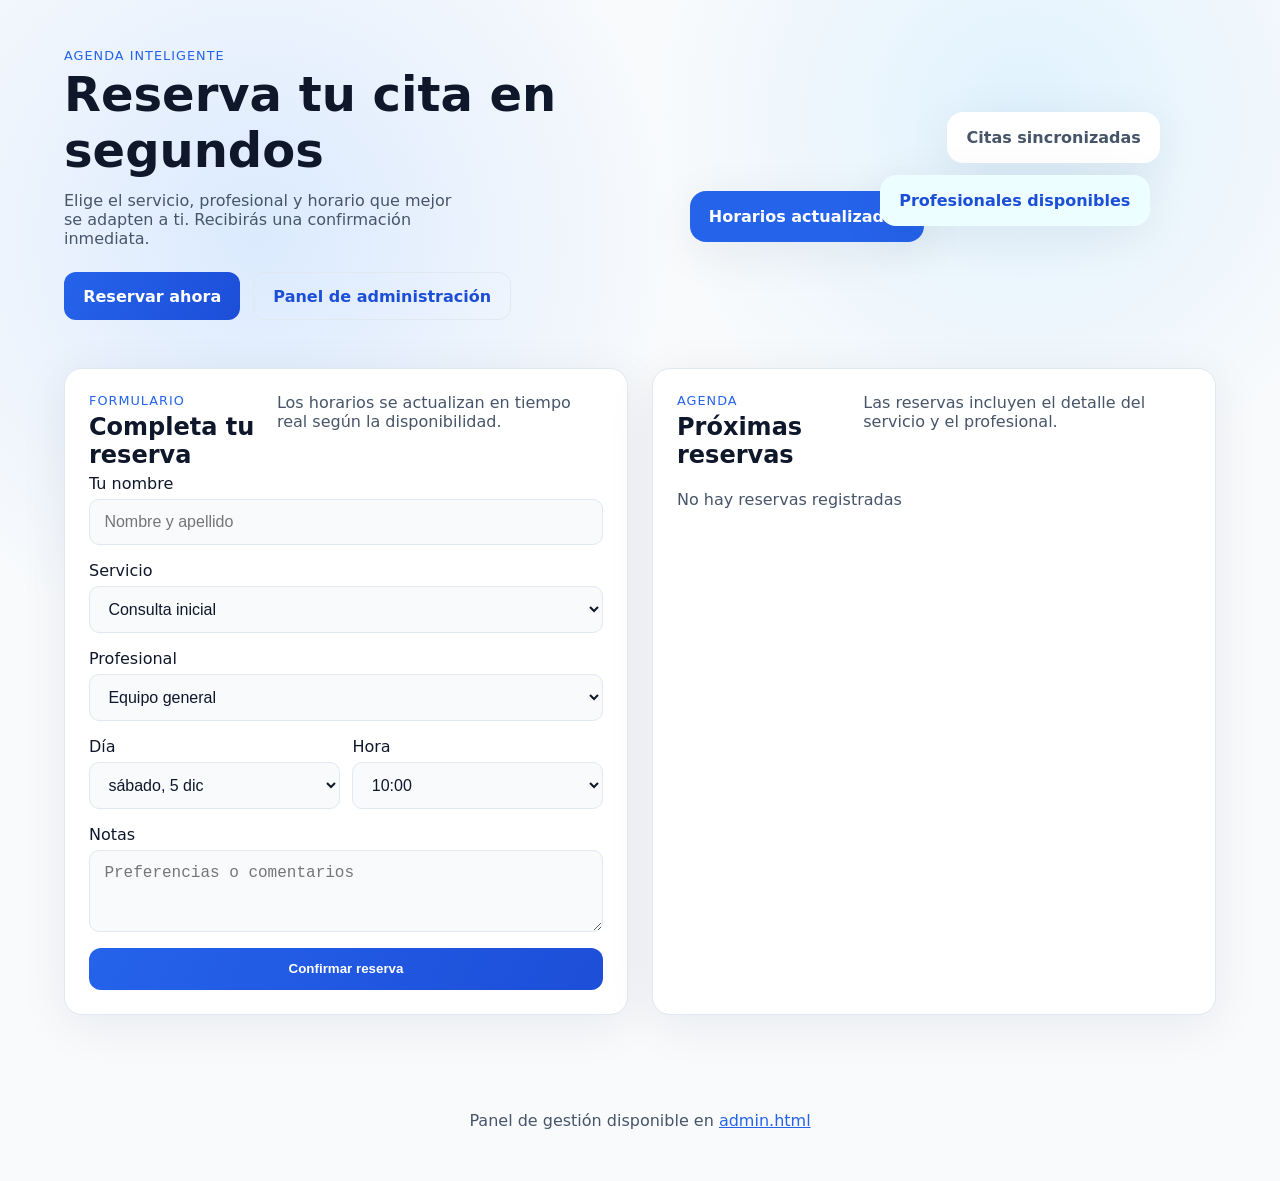
<file: index.html>
<!DOCTYPE html>
<html lang="es">
<head>
  <meta charset="UTF-8" />
  <meta name="viewport" content="width=device-width, initial-scale=1.0" />
  <title>Reserva de citas</title>
  <link rel="stylesheet" href="assets/style.css" />
</head>
<body data-page="booking">
  <header class="hero">
    <div class="hero__content">
      <p class="eyebrow">Agenda inteligente</p>
      <h1>Reserva tu cita en segundos</h1>
      <p class="lead">
        Elige el servicio, profesional y horario que mejor se adapten a ti. Recibirás una
        confirmación inmediata.
      </p>
      <div class="hero__actions">
        <a class="btn" href="#reserva">Reservar ahora</a>
        <a class="btn btn--ghost" href="admin.html">Panel de administración</a>
      </div>
    </div>
    <div class="hero__illustration" aria-hidden="true">
      <div class="card">Citas sincronizadas</div>
      <div class="badge">Horarios actualizados</div>
      <div class="bubble">Profesionales disponibles</div>
    </div>
  </header>

  <main class="grid">
    <section class="panel" id="reserva">
      <div class="panel__header">
        <div>
          <p class="eyebrow">Formulario</p>
          <h2>Completa tu reserva</h2>
        </div>
        <p class="hint">Los horarios se actualizan en tiempo real según la disponibilidad.</p>
      </div>
      <form id="booking-form" class="stack" autocomplete="off">
        <label class="field">
          <span>Tu nombre</span>
          <input type="text" name="client" placeholder="Nombre y apellido" required />
        </label>

        <label class="field">
          <span>Servicio</span>
          <select name="service" id="service-select" required></select>
        </label>

        <label class="field">
          <span>Profesional</span>
          <select name="professional" id="professional-select" required></select>
        </label>

        <div class="field-group">
          <label class="field">
            <span>Día</span>
            <select name="day" id="day-select" required></select>
          </label>
          <label class="field">
            <span>Hora</span>
            <select name="time" id="time-select" required></select>
          </label>
        </div>

        <label class="field">
          <span>Notas</span>
          <textarea name="notes" rows="3" placeholder="Preferencias o comentarios"></textarea>
        </label>

        <button class="btn" type="submit">Confirmar reserva</button>
      </form>
    </section>

    <section class="panel" aria-live="polite">
      <div class="panel__header">
        <div>
          <p class="eyebrow">Agenda</p>
          <h2>Próximas reservas</h2>
        </div>
        <p class="hint">Las reservas incluyen el detalle del servicio y el profesional.</p>
      </div>
      <ul id="booking-list" class="list" data-empty="No hay reservas registradas"></ul>
    </section>
  </main>

  <footer class="footer">
    <p>Panel de gestión disponible en <a href="admin.html">admin.html</a></p>
  </footer>

  <script src="assets/app.js"></script>
</body>
</html>
</file>
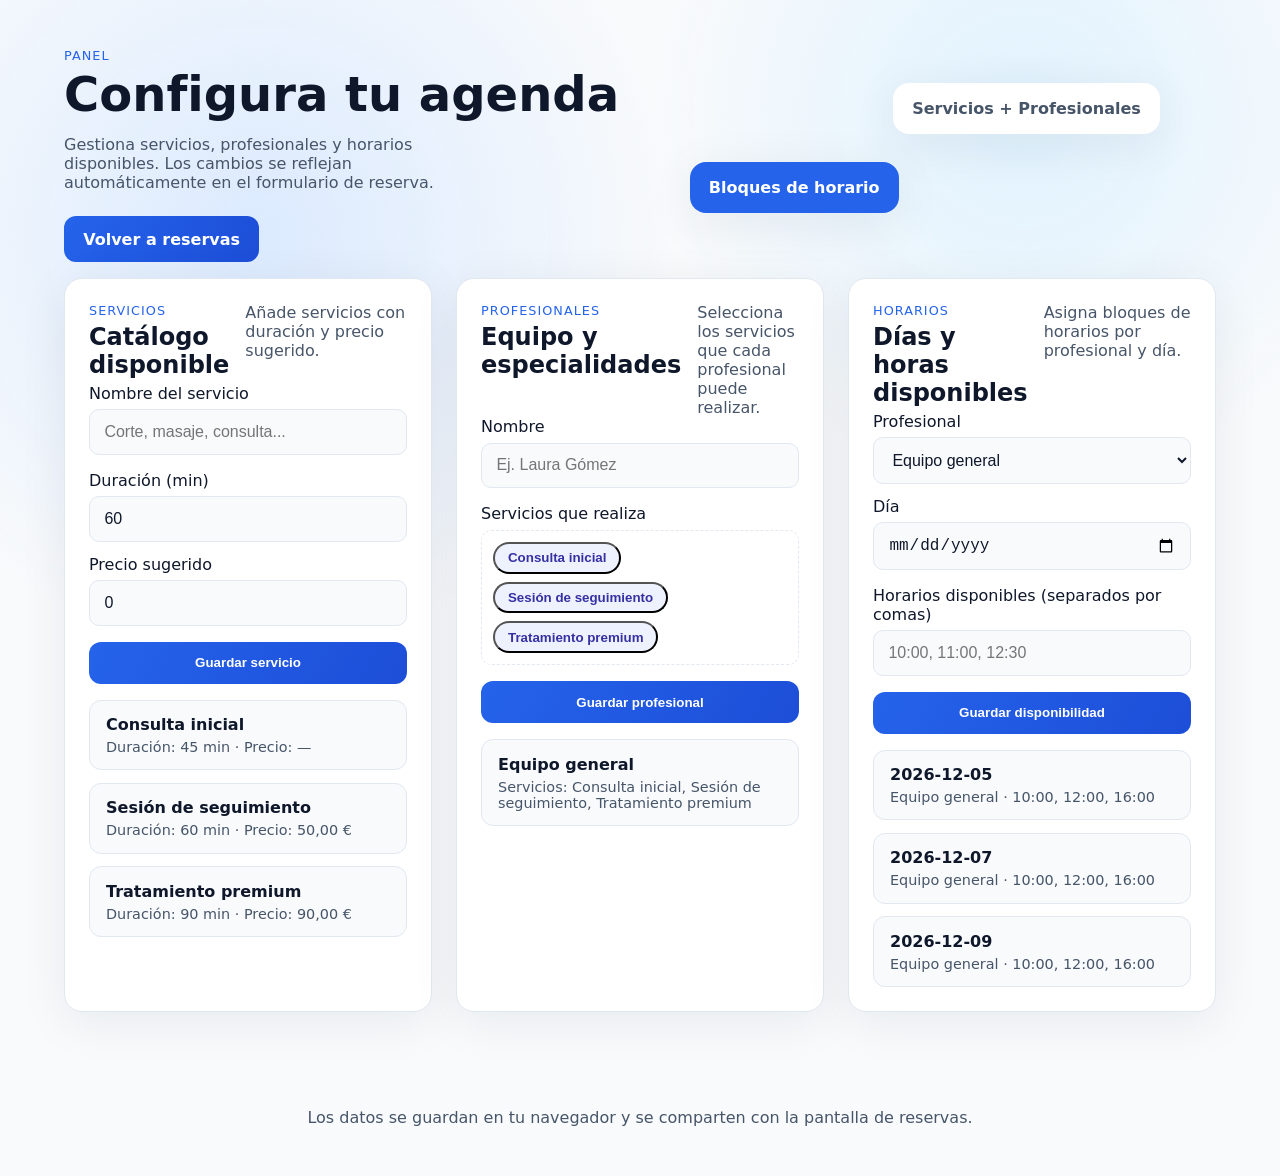
<file: admin.html>
<!DOCTYPE html>
<html lang="es">
<head>
  <meta charset="UTF-8" />
  <meta name="viewport" content="width=device-width, initial-scale=1.0" />
  <title>Panel de administración</title>
  <link rel="stylesheet" href="assets/style.css" />
</head>
<body data-page="admin">
  <header class="hero hero--compact">
    <div class="hero__content">
      <p class="eyebrow">Panel</p>
      <h1>Configura tu agenda</h1>
      <p class="lead">
        Gestiona servicios, profesionales y horarios disponibles. Los cambios se reflejan
        automáticamente en el formulario de reserva.
      </p>
      <div class="hero__actions">
        <a class="btn" href="index.html">Volver a reservas</a>
      </div>
    </div>
    <div class="hero__illustration" aria-hidden="true">
      <div class="card">Servicios + Profesionales</div>
      <div class="badge">Bloques de horario</div>
    </div>
  </header>

  <main class="grid">
    <section class="panel">
      <div class="panel__header">
        <div>
          <p class="eyebrow">Servicios</p>
          <h2>Catálogo disponible</h2>
        </div>
        <p class="hint">Añade servicios con duración y precio sugerido.</p>
      </div>
      <form id="service-form" class="stack">
        <label class="field">
          <span>Nombre del servicio</span>
          <input type="text" name="name" placeholder="Corte, masaje, consulta..." required />
        </label>
        <div class="field-group">
          <label class="field">
            <span>Duración (min)</span>
            <input type="number" name="duration" min="15" step="15" value="60" required />
          </label>
          <label class="field">
            <span>Precio sugerido</span>
            <input type="number" name="price" min="0" step="10" value="0" />
          </label>
        </div>
        <button class="btn" type="submit">Guardar servicio</button>
      </form>
      <ul id="service-list" class="list" data-empty="Agrega tu primer servicio"></ul>
    </section>

    <section class="panel">
      <div class="panel__header">
        <div>
          <p class="eyebrow">Profesionales</p>
          <h2>Equipo y especialidades</h2>
        </div>
        <p class="hint">Selecciona los servicios que cada profesional puede realizar.</p>
      </div>
      <form id="professional-form" class="stack">
        <label class="field">
          <span>Nombre</span>
          <input type="text" name="name" placeholder="Ej. Laura Gómez" required />
        </label>
        <label class="field">
          <span>Servicios que realiza</span>
          <div id="professional-services" class="pill-group" aria-live="polite"></div>
        </label>
        <button class="btn" type="submit">Guardar profesional</button>
      </form>
      <ul id="professional-list" class="list" data-empty="Agrega al menos un profesional"></ul>
    </section>

    <section class="panel">
      <div class="panel__header">
        <div>
          <p class="eyebrow">Horarios</p>
          <h2>Días y horas disponibles</h2>
        </div>
        <p class="hint">Asigna bloques de horarios por profesional y día.</p>
      </div>
      <form id="slot-form" class="stack">
        <div class="field-group">
          <label class="field">
            <span>Profesional</span>
            <select name="professional" id="slot-professional" required></select>
          </label>
          <label class="field">
            <span>Día</span>
            <input type="date" name="day" required />
          </label>
        </div>
        <label class="field">
          <span>Horarios disponibles (separados por comas)</span>
          <input type="text" name="times" placeholder="10:00, 11:00, 12:30" required />
        </label>
        <button class="btn" type="submit">Guardar disponibilidad</button>
      </form>
      <ul id="slot-list" class="list" data-empty="Aún no hay horarios publicados"></ul>
    </section>
  </main>

  <footer class="footer">
    <p>Los datos se guardan en tu navegador y se comparten con la pantalla de reservas.</p>
  </footer>

  <script src="assets/app.js"></script>
</body>
</html>
</file>
<file: assets/style.css>
:root {
  --bg: #f8fafc;
  --surface: #ffffff;
  --border: #e2e8f0;
  --primary: #2563eb;
  --primary-strong: #1d4ed8;
  --text: #0f172a;
  --muted: #475569;
  --accent: #22c55e;
  --shadow: 0 10px 50px rgba(15, 23, 42, 0.07);
  font-family: "Inter", system-ui, -apple-system, sans-serif;
  color: var(--text);
  background: var(--bg);
}

* { box-sizing: border-box; }

body {
  margin: 0;
  min-height: 100vh;
  background: radial-gradient(circle at 20% 20%, #dbeafe 0, transparent 30%),
    radial-gradient(circle at 80% 10%, #e0f2fe 0, transparent 25%),
    var(--bg);
  color: var(--text);
}

a { color: var(--primary); }

.hero {
  display: grid;
  grid-template-columns: repeat(auto-fit, minmax(280px, 1fr));
  gap: 2rem;
  padding: 3rem clamp(1rem, 6vw, 4rem);
  align-items: center;
}

.hero--compact { padding-bottom: 1rem; }

.hero__content h1 { margin: 0.2rem 0 0.8rem; font-size: clamp(2rem, 4vw, 3rem); }
.hero__content .lead { margin: 0; color: var(--muted); max-width: 40ch; }
.hero__actions { display: flex; gap: 0.8rem; margin-top: 1.5rem; flex-wrap: wrap; }

.hero__illustration { position: relative; min-height: 180px; }
.hero__illustration .card,
.hero__illustration .badge,
.hero__illustration .bubble {
  position: absolute;
  border-radius: 16px;
  padding: 1rem 1.2rem;
  background: var(--surface);
  box-shadow: var(--shadow);
  color: var(--muted);
  font-weight: 600;
}
.hero__illustration .card { top: 10%; right: 10%; }
.hero__illustration .badge { bottom: 18%; left: 6%; background: var(--primary); color: #fff; }
.hero__illustration .bubble { top: 45%; left: 40%; background: #ecfeff; color: var(--primary-strong); }

.grid {
  display: grid;
  gap: 1.5rem;
  grid-template-columns: repeat(auto-fit, minmax(320px, 1fr));
  padding: 0 clamp(1rem, 6vw, 4rem) 3rem;
}

.panel {
  background: var(--surface);
  border: 1px solid var(--border);
  border-radius: 18px;
  padding: 1.5rem;
  box-shadow: var(--shadow);
}

.panel__header { display: flex; align-items: flex-start; justify-content: space-between; gap: 1rem; }
.panel__header h2 { margin: 0.3rem 0; }
.eyebrow { text-transform: uppercase; letter-spacing: 0.08em; font-size: 0.8rem; color: var(--primary); margin: 0; }
.lead { color: var(--muted); }
.hint { color: var(--muted); margin: 0; max-width: 35ch; }

.stack { display: grid; gap: 1rem; }
.field { display: grid; gap: 0.4rem; }
.field-group { display: grid; grid-template-columns: repeat(auto-fit, minmax(200px, 1fr)); gap: 0.8rem; align-items: end; }

input, select, textarea {
  width: 100%;
  padding: 0.8rem 0.9rem;
  border-radius: 10px;
  border: 1px solid var(--border);
  background: #f8fafc;
  font-size: 1rem;
  color: var(--text);
}

textarea { resize: vertical; }

.btn {
  display: inline-flex;
  align-items: center;
  justify-content: center;
  gap: 0.4rem;
  padding: 0.85rem 1.2rem;
  border-radius: 12px;
  border: none;
  background: linear-gradient(120deg, var(--primary), var(--primary-strong));
  color: #fff;
  font-weight: 700;
  cursor: pointer;
  text-decoration: none;
  transition: transform 120ms ease, box-shadow 120ms ease;
}

.btn:hover { transform: translateY(-1px); box-shadow: var(--shadow); }
.btn--ghost { background: transparent; color: var(--primary-strong); border: 1px solid var(--border); }

.list { list-style: none; padding: 0; margin: 1rem 0 0; display: grid; gap: 0.8rem; }
.list[data-empty]:empty::before { content: attr(data-empty); color: var(--muted); }

.list li {
  border: 1px solid var(--border);
  border-radius: 12px;
  padding: 0.9rem 1rem;
  background: #f8fafc;
  display: grid;
  gap: 0.3rem;
}
.list strong { color: var(--text); }
.list .meta { color: var(--muted); font-size: 0.9rem; }

.pill-group { display: flex; flex-wrap: wrap; gap: 0.5rem; min-height: 44px; border: 1px dashed var(--border); padding: 0.7rem; border-radius: 10px; }
.pill { padding: 0.4rem 0.8rem; border-radius: 999px; background: #eef2ff; color: #3730a3; font-weight: 600; cursor: pointer; }
.pill[data-selected="true"] { background: #dbeafe; color: var(--primary-strong); }

.footer { padding: 2rem; text-align: center; color: var(--muted); }

@media (max-width: 720px) {
  .panel__header { flex-direction: column; }
  .hero__illustration { display: none; }
}
</file>
